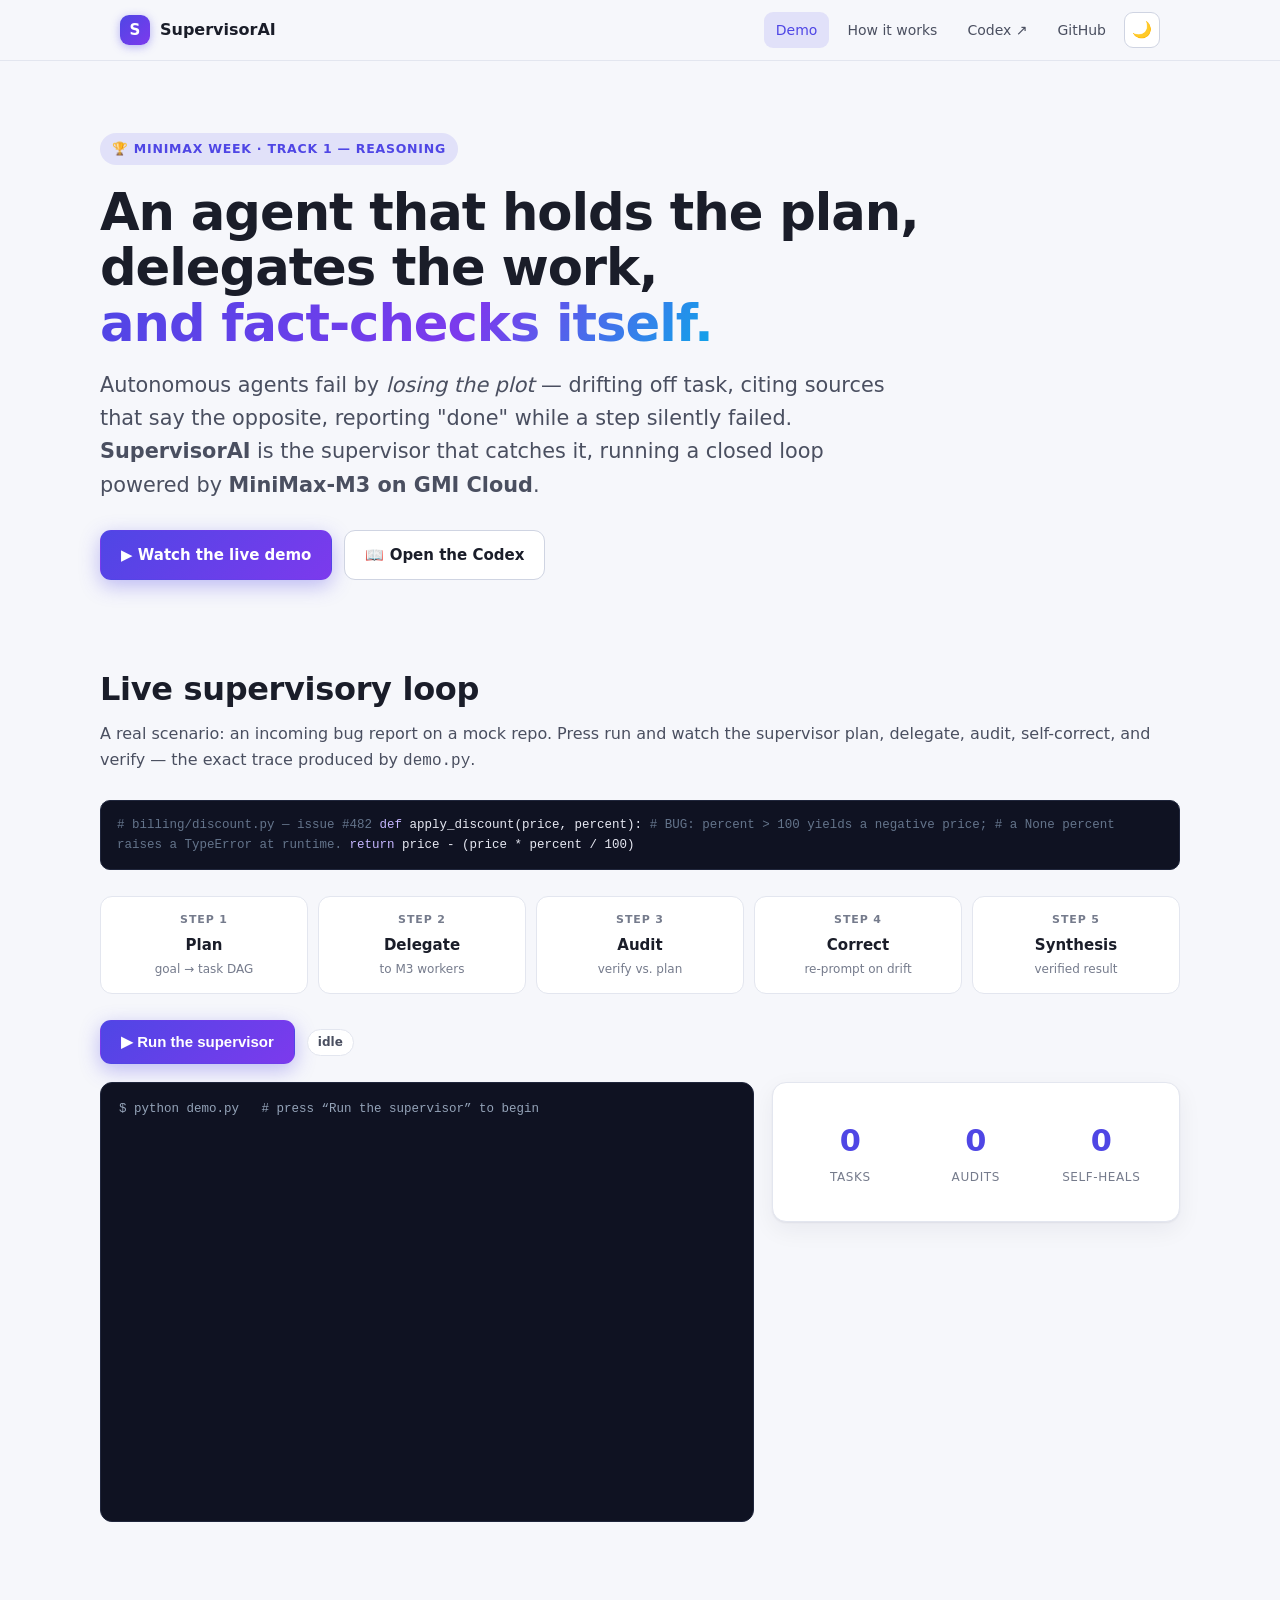
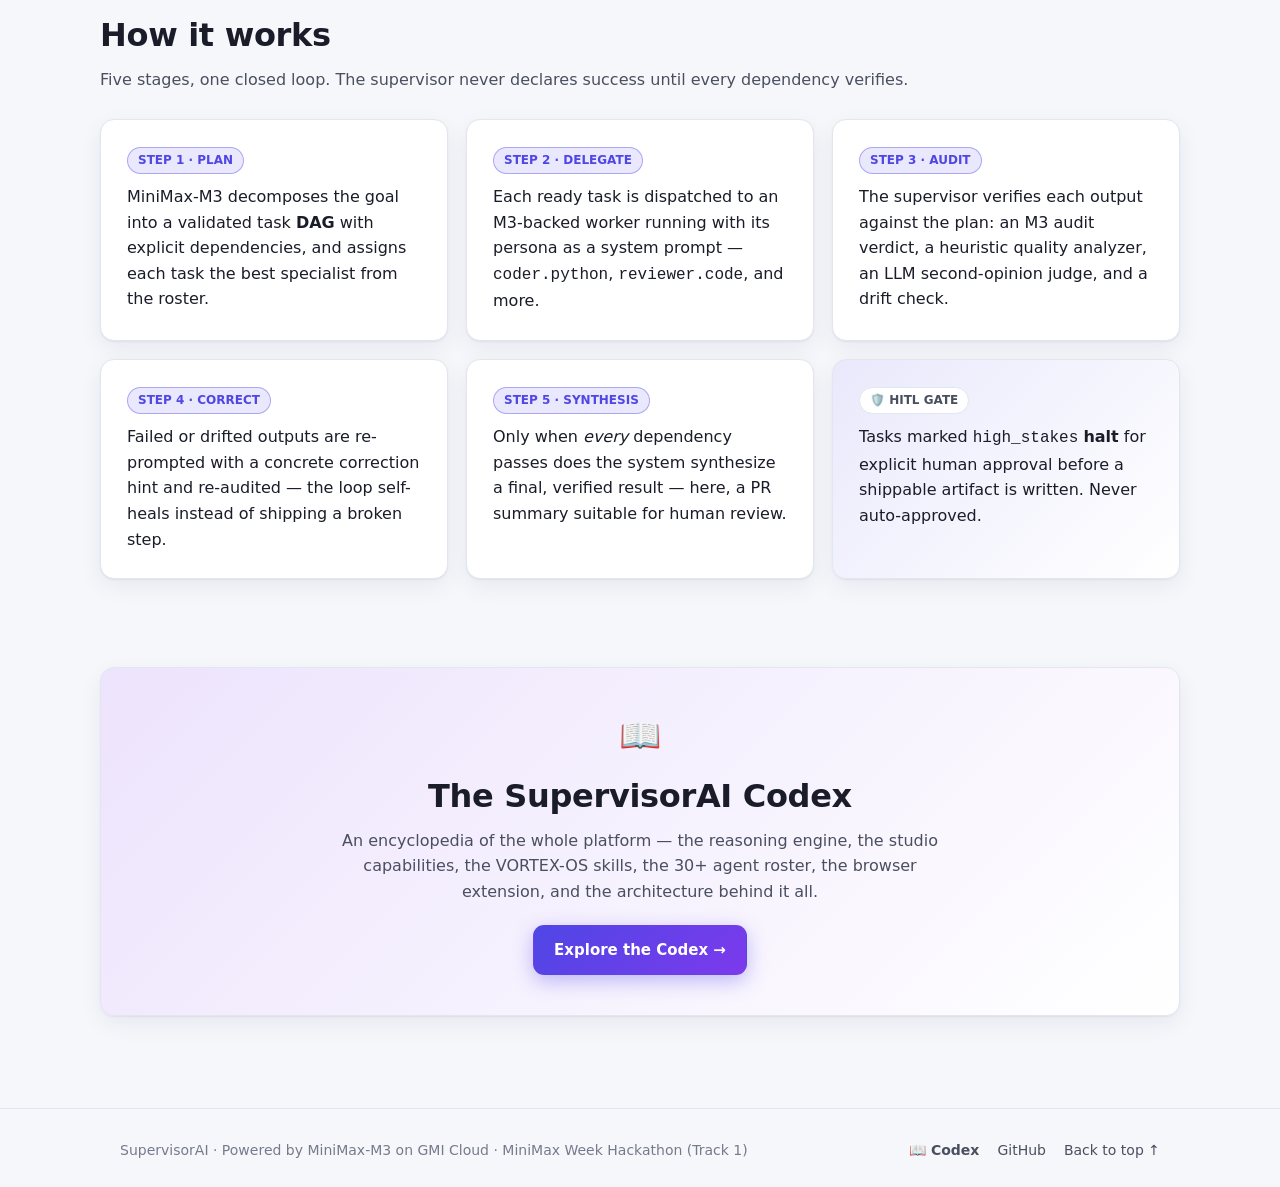
<file: docs/index.html>
<!doctype html>
<html lang="en">
<head>
  <meta charset="UTF-8" />
  <meta name="viewport" content="width=device-width, initial-scale=1.0" />
  <title>SupervisorAI — Live Demo</title>
  <meta name="description" content="Watch SupervisorAI run its Plan → Delegate → Audit → Correct → Verified Synthesis loop on a real bug report, powered by MiniMax-M3." />
  <link rel="icon" href="data:image/svg+xml,%3Csvg xmlns='http://www.w3.org/2000/svg' viewBox='0 0 100 100'%3E%3Ctext y='.9em' font-size='90'%3E%F0%9F%9B%A1%EF%B8%8F%3C/text%3E%3C/svg%3E" />
  <link rel="stylesheet" href="assets/app.css" />
  <style>
    /* Demo-specific */
    .pipeline { display: grid; grid-template-columns: repeat(5, 1fr); gap: 10px; margin: 26px 0; }
    @media (max-width: 720px) { .pipeline { grid-template-columns: 1fr 1fr; } }
    .stage {
      border: 1px solid var(--line); border-radius: 12px; padding: 14px 12px; background: var(--panel);
      text-align: center; transition: all .3s ease; position: relative;
    }
    .stage .n { font-size: 11px; font-weight: 700; color: var(--ink-faint); letter-spacing: .08em; }
    .stage .t { font-weight: 700; margin-top: 4px; font-size: 15px; }
    .stage .d { font-size: 12px; color: var(--ink-faint); margin-top: 3px; }
    .stage.active { border-color: var(--brand); box-shadow: 0 0 0 3px color-mix(in srgb, var(--brand) 18%, transparent); background: color-mix(in srgb, var(--brand) 7%, var(--panel)); }
    .stage.done { border-color: color-mix(in srgb, var(--ok) 55%, transparent); }
    .stage.done .n::after { content: " ✓"; color: var(--ok); }

    .console-wrap { display: grid; grid-template-columns: 1.6fr 1fr; gap: 18px; align-items: start; }
    @media (max-width: 900px) { .console-wrap { grid-template-columns: 1fr; } }
    #console {
      background: var(--code-bg); border: 1px solid #20263c; border-radius: 12px;
      padding: 16px 18px; height: 440px; overflow-y: auto; font-family: var(--mono);
      font-size: 12.5px; line-height: 1.7; color: var(--code-ink);
    }
    #console .ln { white-space: pre-wrap; word-break: break-word; }
    .t-tag { font-weight: 700; }
    .c-plan { color: #a5b4fc; } .c-dispatch { color: #7dd3fc; } .c-audit { color: #c4b5fd; }
    .c-pass { color: #6ee7b7; } .c-fail { color: #fca5a5; } .c-drift { color: #fcd34d; }
    .c-recover { color: #fdba74; } .c-synth { color: #f0abfc; } .c-info { color: #94a3b8; }
    .c-goal { color: #e2e8f0; }
    .cursor::after { content: "▋"; color: var(--accent); animation: blink 1s steps(1) infinite; }
    @keyframes blink { 50% { opacity: 0; } }

    .ledger { width: 100%; border-collapse: collapse; font-size: 13px; }
    .ledger th, .ledger td { text-align: left; padding: 8px 10px; border-bottom: 1px solid var(--line); }
    .ledger th { color: var(--ink-faint); font-weight: 600; font-size: 11.5px; letter-spacing: .05em; text-transform: uppercase; }
    .ledger .verdict { color: var(--ok); font-weight: 700; }
    .deliverable { font-family: var(--mono); font-size: 12.5px; color: var(--ink-soft); padding: 5px 0; }
    .deliverable::before { content: "📄 "; }
    .metric { text-align: center; padding: 16px; }
    .metric .v { font-size: 1.9rem; font-weight: 800; color: var(--brand); }
    .metric .k { font-size: 12px; color: var(--ink-faint); text-transform: uppercase; letter-spacing: .05em; margin-top: 2px; }

    .repo-box { font-family: var(--mono); font-size: 12.5px; background: var(--code-bg); color: var(--code-ink); border-radius: 10px; padding: 14px 16px; border: 1px solid #20263c; overflow-x: auto; }
    .repo-box .cmt { color: #64748b; }
    .repo-box .kw { color: #c4b5fd; }
  </style>
</head>
<body>

  <header class="topbar">
    <div class="wrap row">
      <a class="brand" href="./"><span class="logo">S</span> SupervisorAI</a>
      <nav class="navlinks">
        <a href="#demo" class="active">Demo</a>
        <a href="#how">How it works</a>
        <a href="codex/">Codex ↗</a>
        <a href="https://github.com/hungryshmorez/Supervisorai" target="_blank" rel="noopener">GitHub</a>
        <button class="theme-btn" onclick="__toggleTheme()" aria-label="Toggle theme">🌙</button>
      </nav>
    </div>
  </header>

  <main>
    <!-- Hero -->
    <section class="wrap hero">
      <span class="eyebrow">🏆 MiniMax Week · Track 1 — Reasoning</span>
      <h1>An agent that holds the plan, delegates the work,<br /><span class="gradient">and fact-checks itself.</span></h1>
      <p class="lede">
        Autonomous agents fail by <em>losing the plot</em> — drifting off task, citing sources that say the opposite,
        reporting "done" while a step silently failed. <strong>SupervisorAI</strong> is the supervisor that catches it,
        running a closed loop powered by <strong>MiniMax-M3 on GMI Cloud</strong>.
      </p>
      <div class="btn-row">
        <a href="#demo" class="btn btn-primary">▶ Watch the live demo</a>
        <a href="codex/" class="btn btn-ghost">📖 Open the Codex</a>
      </div>
    </section>

    <!-- Demo -->
    <section id="demo" class="wrap section">
      <h2>Live supervisory loop</h2>
      <p class="sub">A real scenario: an incoming bug report on a mock repo. Press run and watch the supervisor plan, delegate, audit, self-correct, and verify — the exact trace produced by <code>demo.py</code>.</p>

      <div class="repo-box" aria-label="mock repository file">
<span class="cmt"># billing/discount.py — issue #482</span>
<span class="kw">def</span> apply_discount(price, percent):
    <span class="cmt"># BUG: percent &gt; 100 yields a negative price;</span>
    <span class="cmt"># a None percent raises a TypeError at runtime.</span>
    <span class="kw">return</span> price - (price * percent / 100)
      </div>

      <div class="pipeline" id="pipeline">
        <div class="stage" data-stage="0"><div class="n">STEP 1</div><div class="t">Plan</div><div class="d">goal → task DAG</div></div>
        <div class="stage" data-stage="1"><div class="n">STEP 2</div><div class="t">Delegate</div><div class="d">to M3 workers</div></div>
        <div class="stage" data-stage="2"><div class="n">STEP 3</div><div class="t">Audit</div><div class="d">verify vs. plan</div></div>
        <div class="stage" data-stage="3"><div class="n">STEP 4</div><div class="t">Correct</div><div class="d">re-prompt on drift</div></div>
        <div class="stage" data-stage="4"><div class="n">STEP 5</div><div class="t">Synthesis</div><div class="d">verified result</div></div>
      </div>

      <div class="btn-row" style="margin-bottom:18px">
        <button id="runBtn" class="btn btn-primary">▶ Run the supervisor</button>
        <button id="resetBtn" class="btn btn-ghost" hidden>↻ Reset</button>
        <span class="tag" id="statusTag" style="align-self:center">idle</span>
      </div>

      <div class="console-wrap">
        <div id="console" aria-live="polite"><div class="ln c-info">$ python demo.py   <span class="c-info"># press “Run the supervisor” to begin</span></div></div>
        <div>
          <div class="card" style="padding:18px; margin-bottom:18px">
            <div class="grid grid-3" style="gap:6px">
              <div class="metric"><div class="v" id="mTasks">0</div><div class="k">Tasks</div></div>
              <div class="metric"><div class="v" id="mAudits">0</div><div class="k">Audits</div></div>
              <div class="metric"><div class="v" id="mFixes">0</div><div class="k">Self-heals</div></div>
            </div>
          </div>
          <div class="card" style="padding:18px" id="verdictCard" hidden>
            <div class="tag ok" style="margin-bottom:10px">✓ GOAL COMPLETED</div>
            <p style="margin:0 0 6px; font-weight:700">Verified PR summary produced.</p>
            <p class="muted" style="margin:0; font-size:13px">Every dependency passed audit. The discount function now clamps percent to 0–100 and treats a missing percent as 0, with regression tests covering percent&gt;100, percent=None, and the normal case.</p>
          </div>
        </div>
      </div>

      <!-- Audit ledger -->
      <div class="card" style="margin-top:22px" id="ledgerCard" hidden>
        <h3 style="margin:0 0 14px">Audit ledger</h3>
        <table class="ledger">
          <thead><tr><th>Status</th><th>Task</th><th>Verdict</th><th>Confidence</th></tr></thead>
          <tbody id="ledgerBody"></tbody>
        </table>
        <h3 style="margin:20px 0 10px">Deliverables written to disk</h3>
        <div id="deliverables"></div>
      </div>
    </section>

    <!-- How it works -->
    <section id="how" class="wrap section">
      <h2>How it works</h2>
      <p class="sub">Five stages, one closed loop. The supervisor never declares success until every dependency verifies.</p>
      <div class="grid grid-3">
        <div class="card">
          <div class="tag brand" style="margin-bottom:10px">STEP 1 · PLAN</div>
          <p style="margin:0">MiniMax-M3 decomposes the goal into a validated task <strong>DAG</strong> with explicit dependencies, and assigns each task the best specialist from the roster.</p>
        </div>
        <div class="card">
          <div class="tag brand" style="margin-bottom:10px">STEP 2 · DELEGATE</div>
          <p style="margin:0">Each ready task is dispatched to an M3-backed worker running with its persona as a system prompt — <code>coder.python</code>, <code>reviewer.code</code>, and more.</p>
        </div>
        <div class="card">
          <div class="tag brand" style="margin-bottom:10px">STEP 3 · AUDIT</div>
          <p style="margin:0">The supervisor verifies each output against the plan: an M3 audit verdict, a heuristic quality analyzer, an LLM second-opinion judge, and a drift check.</p>
        </div>
        <div class="card">
          <div class="tag brand" style="margin-bottom:10px">STEP 4 · CORRECT</div>
          <p style="margin:0">Failed or drifted outputs are re-prompted with a concrete correction hint and re-audited — the loop self-heals instead of shipping a broken step.</p>
        </div>
        <div class="card">
          <div class="tag brand" style="margin-bottom:10px">STEP 5 · SYNTHESIS</div>
          <p style="margin:0">Only when <em>every</em> dependency passes does the system synthesize a final, verified result — here, a PR summary suitable for human review.</p>
        </div>
        <div class="card" style="background:linear-gradient(135deg, color-mix(in srgb, var(--brand) 12%, var(--panel)), var(--panel))">
          <div class="tag" style="margin-bottom:10px">🛡️ HITL GATE</div>
          <p style="margin:0">Tasks marked <code>high_stakes</code> <strong>halt</strong> for explicit human approval before a shippable artifact is written. Never auto-approved.</p>
        </div>
      </div>
    </section>

    <!-- Codex callout -->
    <section class="wrap section">
      <div class="card" style="background:linear-gradient(135deg, color-mix(in srgb, var(--brand-2) 14%, var(--panel)), var(--panel)); text-align:center; padding:40px">
        <div class="ic" style="font-size:34px">📖</div>
        <h2 style="margin:8px 0 6px">The SupervisorAI Codex</h2>
        <p class="sub" style="margin:0 auto 20px; max-width:60ch">An encyclopedia of the whole platform — the reasoning engine, the studio capabilities, the VORTEX-OS skills, the 30+ agent roster, the browser extension, and the architecture behind it all.</p>
        <a href="codex/" class="btn btn-primary">Explore the Codex →</a>
      </div>
    </section>
  </main>

  <footer class="foot">
    <div class="wrap" style="display:flex; gap:16px; flex-wrap:wrap; align-items:center; justify-content:space-between">
      <div>SupervisorAI · Powered by MiniMax-M3 on GMI Cloud · MiniMax Week Hackathon (Track 1)</div>
      <div style="display:flex; gap:18px; flex-wrap:wrap">
        <a href="codex/"><strong>📖 Codex</strong></a>
        <a href="https://github.com/hungryshmorez/Supervisorai" target="_blank" rel="noopener">GitHub</a>
        <a href="#demo">Back to top ↑</a>
      </div>
    </div>
  </footer>

  <script src="assets/theme.js"></script>
  <script>
    // Real trace, distilled from demo.py output.
    var TRACE = [
      { s:0, cls:"c-info",     tag:"[INFO]",       msg:"Model backend: MiniMax-M3 · endpoint https://api.gmi-serving.com/v1/messages" },
      { s:0, cls:"c-info",     tag:"[INFO]",       msg:"Specialist roster (8): analyst.strategic, coder.javascript, coder.python, coder.typescript, researcher.web, reviewer.code, writer.docs, writer.narrative" },
      { s:0, cls:"c-goal",     tag:"[GOAL]",       msg:"Fix issue #482: apply_discount returns a negative price when percent > 100 and crashes when percent is None." },
      { s:0, cls:"c-plan",     tag:"[SUPERVISOR-M3]", msg:"Decomposing goal into a validated task DAG…" },
      { s:0, cls:"c-plan",     tag:"[PLAN]",       msg:"Plan holds 4 tasks: Analyze the issue → Implement the fix → Write regression tests → Summarize the pull request", stage:"plan" },

      { s:1, cls:"c-dispatch", tag:"[DISPATCH]",   msg:"researcher.web → 'Analyze the issue'  [attempt 1/3]" },
      { s:2, cls:"c-audit",    tag:"[AUDIT]",      msg:"MiniMax-M3 verifying 'Analyze the issue' against the plan…" },
      { s:2, cls:"c-pass",     tag:"[PASS]",       msg:"'Analyze the issue' verified (confidence 0.82).", task:{name:"Analyze the issue", file:"analyze_issue.md"} },

      { s:1, cls:"c-dispatch", tag:"[DISPATCH]",   msg:"coder.javascript → 'Implement the fix'  [attempt 1/3] (returns an empty stub)" },
      { s:2, cls:"c-audit",    tag:"[AUDIT]",      msg:"verdict=fail  issues=['output is empty or too short to satisfy the task']" },
      { s:3, cls:"c-drift",    tag:"[DRIFT DETECTED]", msg:"Empty/insufficient output — plan not satisfied.", drift:true },
      { s:3, cls:"c-recover",  tag:"[RECOVERY]",   msg:"Re-prompting worker: “Produce a concrete, complete deliverable for the task.”" },
      { s:1, cls:"c-dispatch", tag:"[DISPATCH]",   msg:"coder.javascript → 'Implement the fix'  [attempt 2/3] (returns a real patch)" },
      { s:2, cls:"c-pass",     tag:"[PASS]",       msg:"Correction verified (confidence 0.82).", task:{name:"Implement the fix", file:"implement_fix.md"} },

      { s:1, cls:"c-dispatch", tag:"[DISPATCH]",   msg:"coder.python → 'Write regression tests'  [attempt 1/3]" },
      { s:2, cls:"c-audit",    tag:"[AUDIT]",      msg:"MiniMax-M3 verifying 'Write regression tests' against the plan…" },
      { s:2, cls:"c-pass",     tag:"[PASS]",       msg:"'Write regression tests' verified (confidence 0.82).", task:{name:"Write regression tests", file:"write_tests.md"} },

      { s:1, cls:"c-dispatch", tag:"[DISPATCH]",   msg:"researcher.web → 'Summarize the pull request'  [attempt 1/3]" },
      { s:2, cls:"c-audit",    tag:"[AUDIT]",      msg:"MiniMax-M3 verifying 'Summarize the pull request' against the plan…" },
      { s:2, cls:"c-pass",     tag:"[PASS]",       msg:"'Summarize the pull request' verified (confidence 0.82).", task:{name:"Summarize the pull request", file:"summarize_pr.md"} },

      { s:4, cls:"c-synth",    tag:"[SUPERVISOR-M3]", msg:"All tasks passed audit. Synthesizing verified final result…" },
      { s:4, cls:"c-synth",    tag:"[SYNTHESIS]",  msg:"The discount function now clamps percent to 0–100 and treats a missing percent as 0, with regression tests covering percent>100, percent=None, and the normal case." },
      { s:4, cls:"c-pass",     tag:"[PASS]",       msg:"Goal COMPLETED — all dependencies verified.", done:true }
    ];

    var consoleEl = document.getElementById("console");
    var stages = Array.prototype.slice.call(document.querySelectorAll(".stage"));
    var runBtn = document.getElementById("runBtn");
    var resetBtn = document.getElementById("resetBtn");
    var statusTag = document.getElementById("statusTag");
    var ledgerBody = document.getElementById("ledgerBody");
    var deliverablesEl = document.getElementById("deliverables");
    var running = false, timer = null;
    var counts = { tasks:0, audits:0, fixes:0 };

    function setMetric(id, v){ document.getElementById(id).textContent = v; }
    function activate(stageIdx){
      stages.forEach(function(st){
        var i = +st.getAttribute("data-stage");
        st.classList.toggle("active", i === stageIdx);
        if (i < stageIdx || (stageIdx === 4 && i <= 4)) st.classList.add("done");
      });
    }
    function line(item){
      var div = document.createElement("div");
      div.className = "ln";
      div.innerHTML = '<span class="t-tag ' + item.cls + '">' + item.tag + '</span> ' +
                      '<span class="' + (item.cls==="c-goal"?"c-goal":"") + '">' + item.msg + '</span>';
      consoleEl.appendChild(div);
      consoleEl.scrollTop = consoleEl.scrollHeight;
    }
    function ledgerRow(task){
      var tr = document.createElement("tr");
      tr.innerHTML = "<td><span class='tag ok'>COMPLETED</span></td><td>" + task.name +
                     "</td><td class='verdict'>pass</td><td>0.82</td>";
      ledgerBody.appendChild(tr);
      var d = document.createElement("div");
      d.className = "deliverable";
      d.textContent = "deliverables/" + task.file;
      deliverablesEl.appendChild(d);
    }

    function reset(){
      clearTimeout(timer); running = false;
      consoleEl.innerHTML = '<div class="ln c-info">$ python demo.py   <span class="c-info"># press “Run the supervisor” to begin</span></div>';
      ledgerBody.innerHTML = ""; deliverablesEl.innerHTML = "";
      counts = { tasks:0, audits:0, fixes:0 };
      setMetric("mTasks",0); setMetric("mAudits",0); setMetric("mFixes",0);
      stages.forEach(function(s){ s.classList.remove("active","done"); });
      document.getElementById("ledgerCard").hidden = true;
      document.getElementById("verdictCard").hidden = true;
      resetBtn.hidden = true; runBtn.hidden = false; runBtn.disabled = false;
      statusTag.textContent = "idle"; statusTag.className = "tag";
    }

    function run(){
      if (running) return;
      running = true; runBtn.disabled = true; runBtn.hidden = true; resetBtn.hidden = false;
      consoleEl.innerHTML = '<div class="ln c-info">$ python demo.py</div>';
      statusTag.textContent = "running…"; statusTag.className = "tag brand";
      var i = 0;
      (function step(){
        if (i >= TRACE.length){
          running = false;
          statusTag.textContent = "verified ✓"; statusTag.className = "tag ok";
          document.getElementById("verdictCard").hidden = false;
          return;
        }
        var item = TRACE[i];
        activate(item.s);
        line(item);
        if (item.cls === "c-audit") setMetric("mAudits", ++counts.audits);
        if (item.drift) setMetric("mFixes", ++counts.fixes);
        if (item.task){ setMetric("mTasks", ++counts.tasks); ledgerRow(item.task); document.getElementById("ledgerCard").hidden = false; }
        i++;
        var delay = item.done ? 500 : (item.cls === "c-audit" ? 650 : 480);
        timer = setTimeout(step, delay);
      })();
    }

    runBtn.addEventListener("click", run);
    resetBtn.addEventListener("click", reset);
  </script>
</body>
</html>
</file>
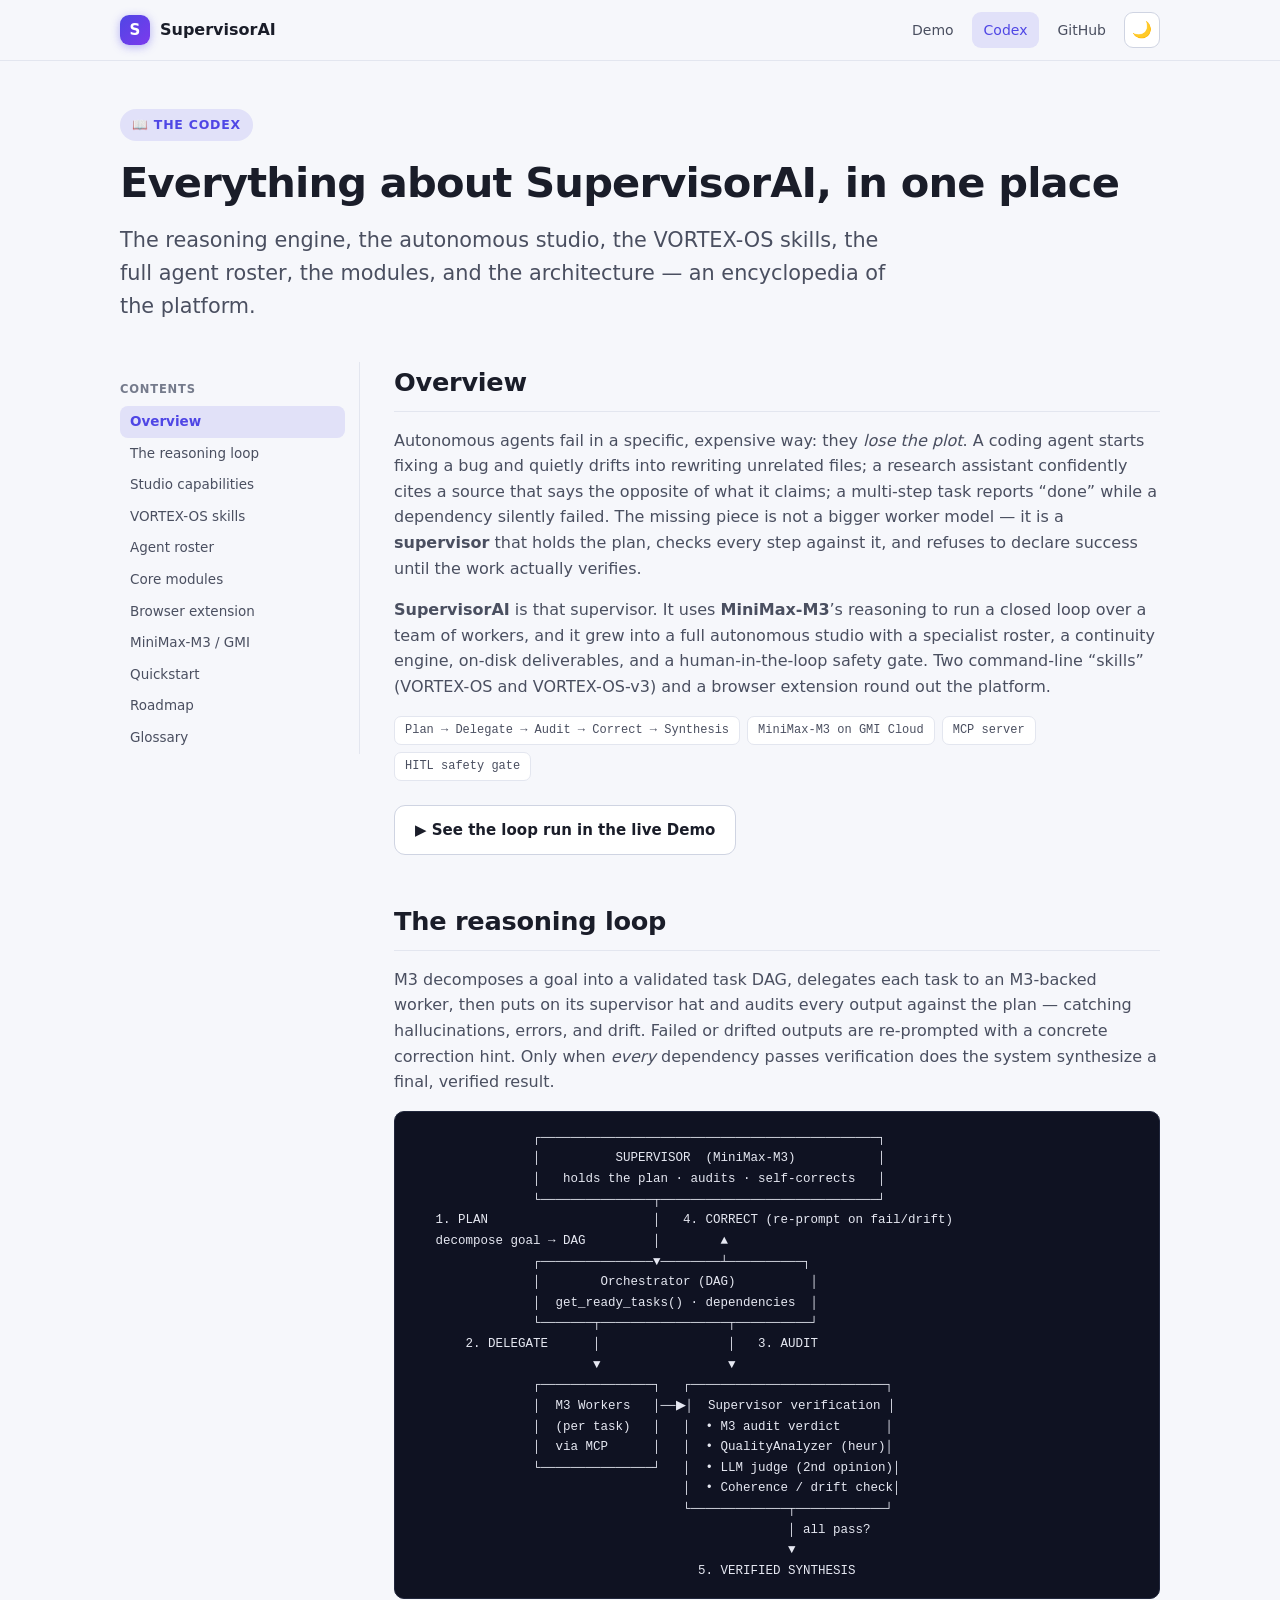
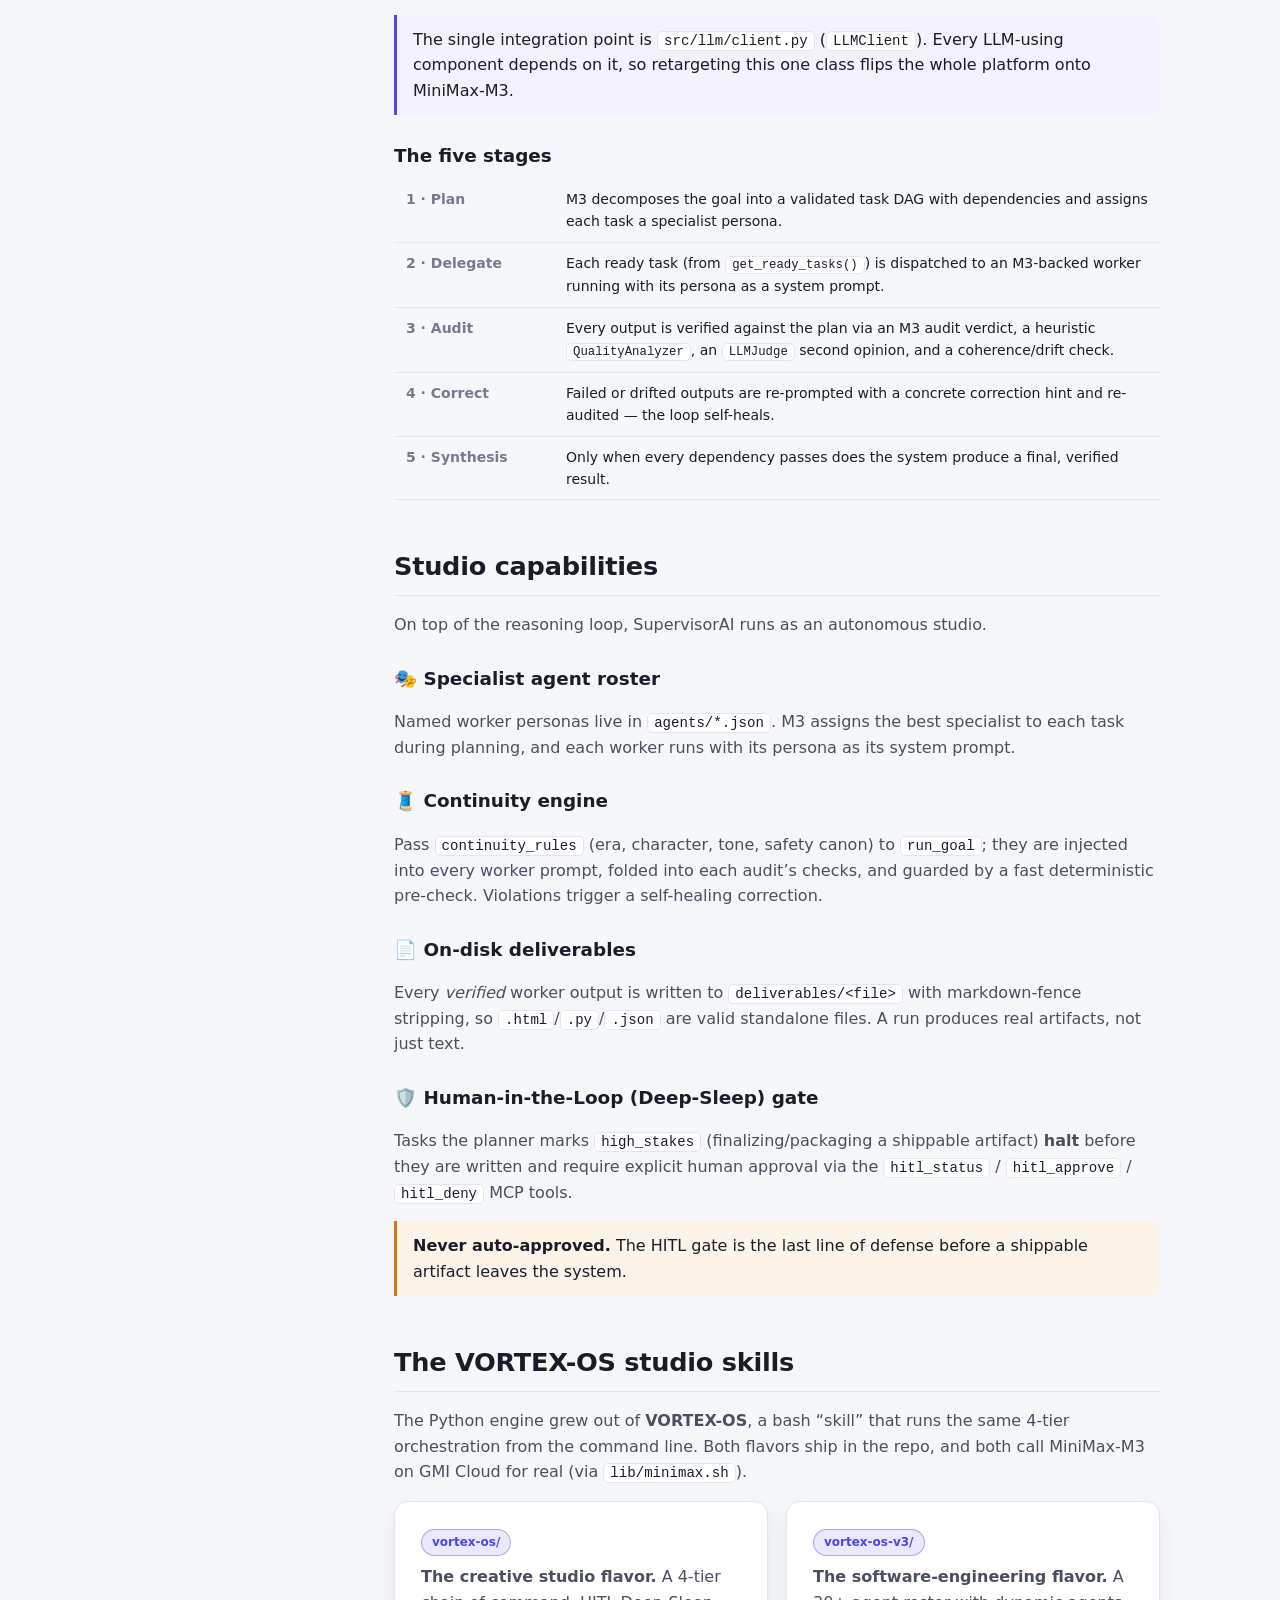
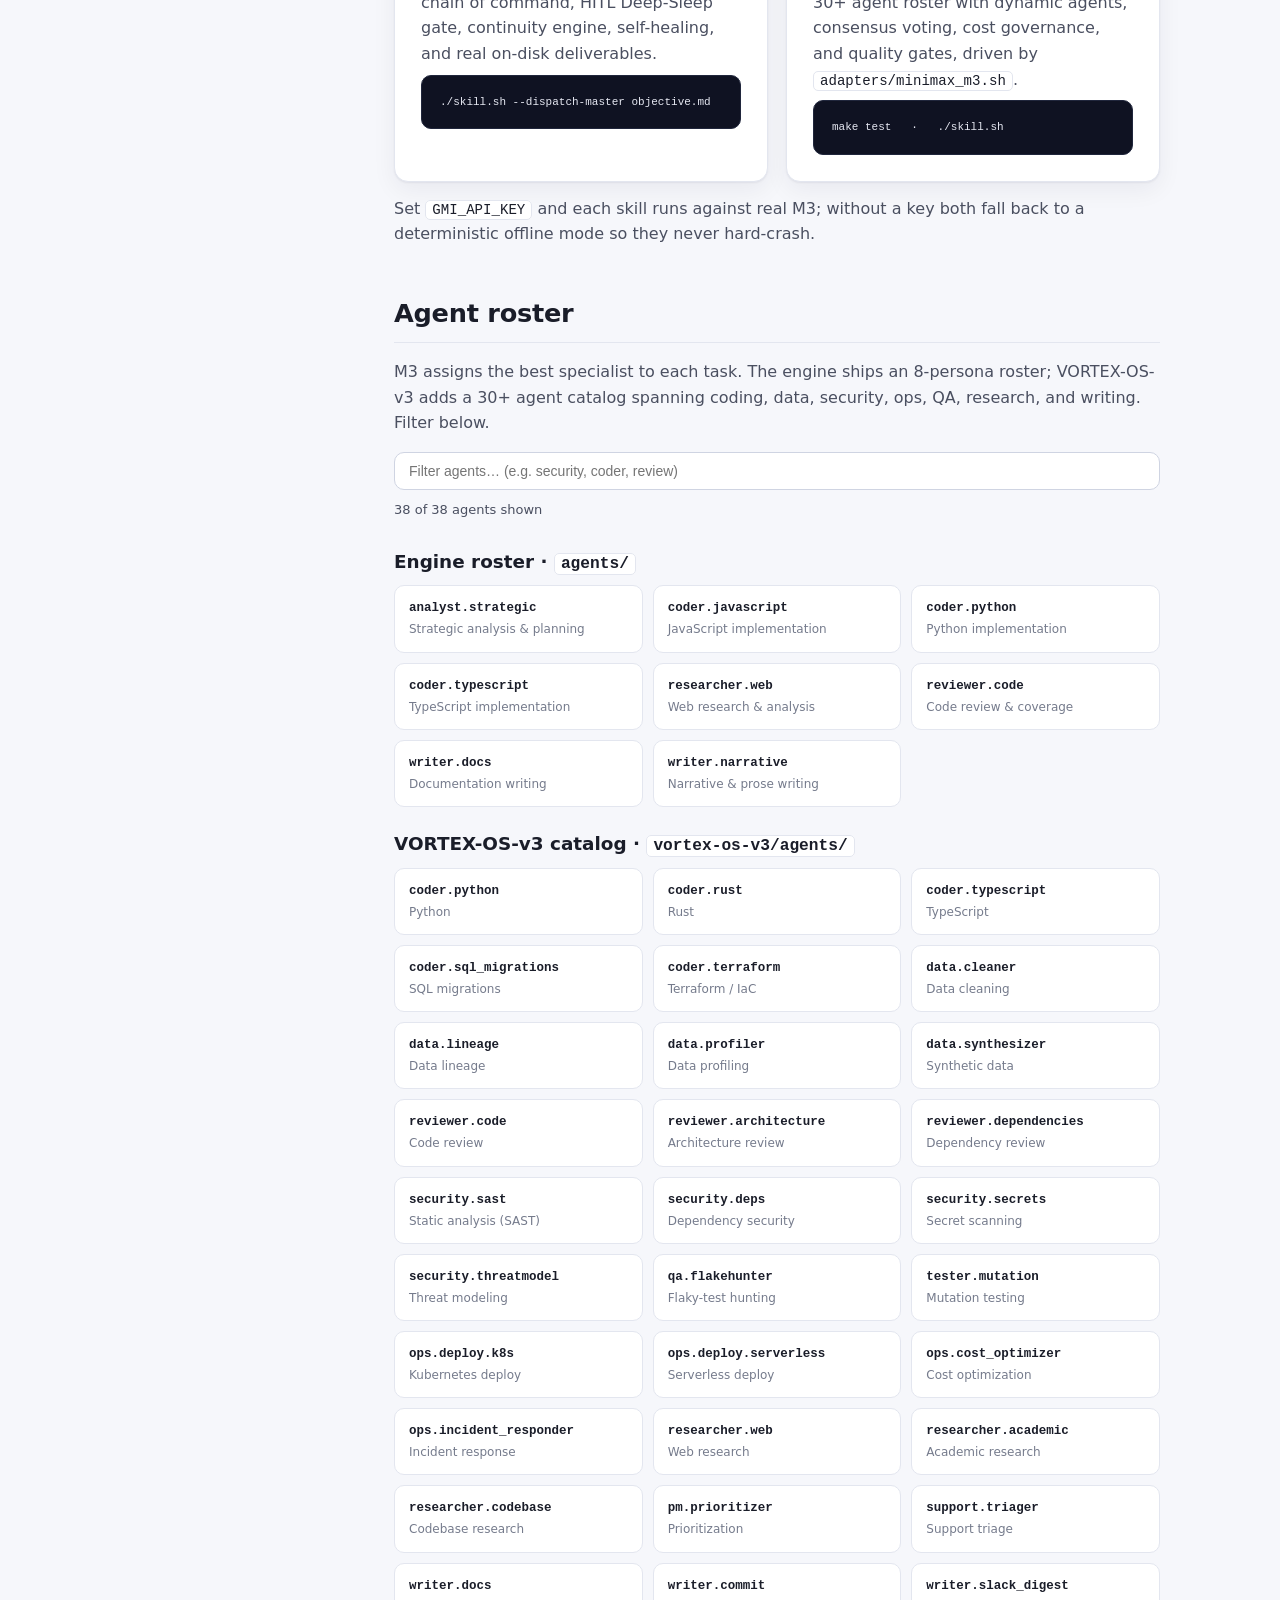
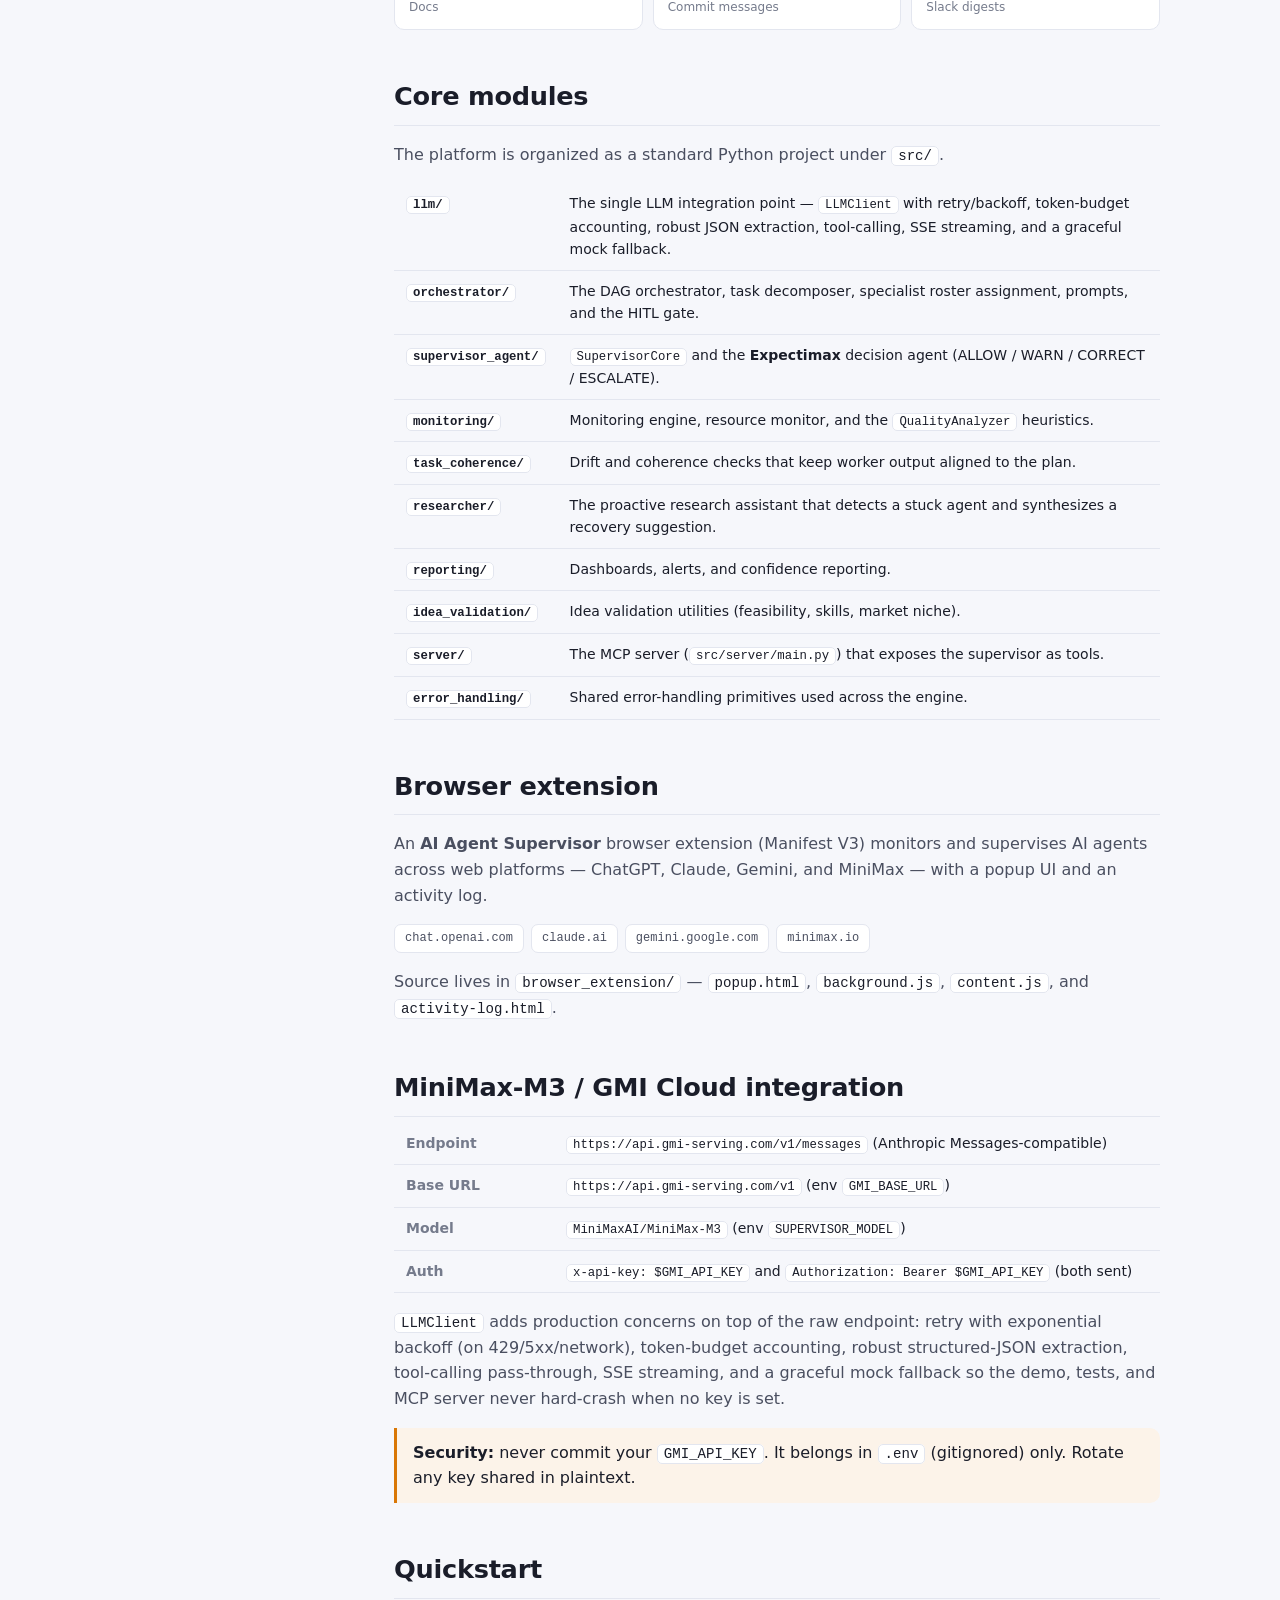
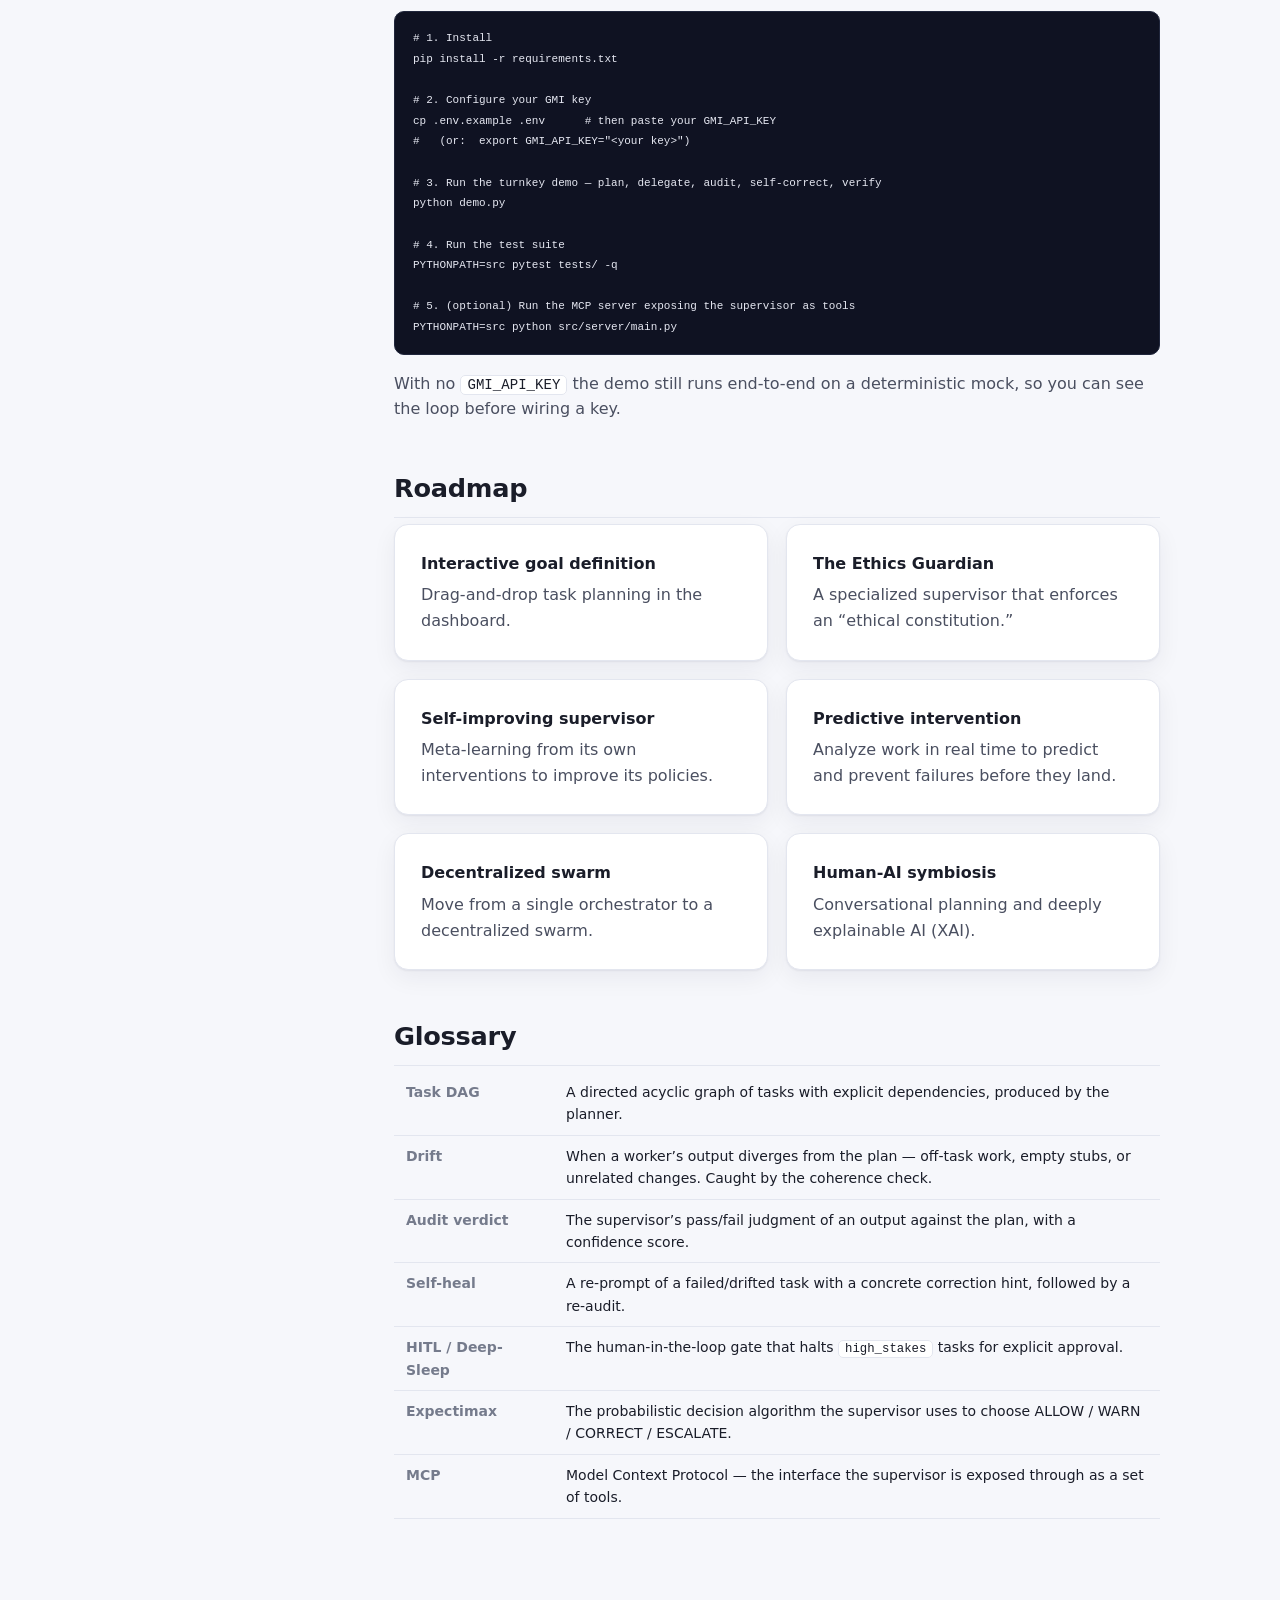
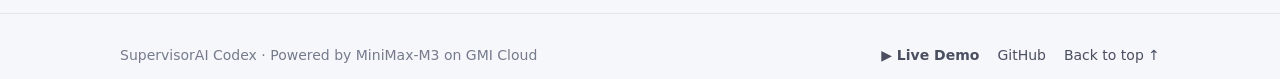
<file: docs/codex/index.html>
<!doctype html>
<html lang="en">
<head>
  <meta charset="UTF-8" />
  <meta name="viewport" content="width=device-width, initial-scale=1.0" />
  <title>SupervisorAI Codex</title>
  <meta name="description" content="The SupervisorAI Codex — an encyclopedia of the reasoning engine, studio capabilities, VORTEX-OS skills, the agent roster, modules, and architecture." />
  <link rel="icon" href="data:image/svg+xml,%3Csvg xmlns='http://www.w3.org/2000/svg' viewBox='0 0 100 100'%3E%3Ctext y='.9em' font-size='90'%3E%F0%9F%93%96%3C/text%3E%3C/svg%3E" />
  <link rel="stylesheet" href="../assets/app.css" />
  <style>
    .layout { display: grid; grid-template-columns: 240px 1fr; gap: 34px; align-items: start; padding-top: 30px; }
    @media (max-width: 900px) { .layout { grid-template-columns: 1fr; } .toc { position: static !important; max-height: none !important; } }
    .toc { position: sticky; top: 76px; max-height: calc(100vh - 96px); overflow-y: auto; border-right: 1px solid var(--line); padding-right: 14px; }
    .toc h4 { font-size: 11.5px; text-transform: uppercase; letter-spacing: .07em; color: var(--ink-faint); margin: 18px 0 8px; }
    .toc a { display: block; color: var(--ink-soft); padding: 5px 10px; border-radius: 8px; font-size: 13.5px; }
    .toc a:hover { background: var(--bg-elev); color: var(--ink); text-decoration: none; }
    .toc a.active { color: var(--brand); background: color-mix(in srgb, var(--brand) 12%, transparent); font-weight: 600; }

    .doc section { scroll-margin-top: 76px; margin-bottom: 46px; }
    .doc h2 { font-size: 1.6rem; letter-spacing: -.01em; margin: 0 0 6px; padding-bottom: 8px; border-bottom: 1px solid var(--line); }
    .doc h3 { font-size: 1.15rem; margin: 26px 0 8px; }
    .doc p, .doc li { color: var(--ink-soft); }
    .doc code { background: var(--bg-elev); border: 1px solid var(--line); border-radius: 5px; padding: 1px 6px; font-size: .88em; color: var(--ink); }
    .doc pre { background: var(--code-bg); color: var(--code-ink); border: 1px solid #20263c; border-radius: 10px; padding: 16px 18px; overflow-x: auto; font-size: 12.5px; line-height: 1.65; }
    .doc pre code { background: none; border: none; padding: 0; color: inherit; }
    .kv { width: 100%; border-collapse: collapse; font-size: 14px; }
    .kv td, .kv th { text-align: left; padding: 9px 12px; border-bottom: 1px solid var(--line); vertical-align: top; }
    .kv th { color: var(--ink-faint); font-weight: 600; width: 160px; }
    .kv td code { white-space: nowrap; }
    .chips { display: flex; flex-wrap: wrap; gap: 7px; margin: 10px 0; }
    .chip { font-family: var(--mono); font-size: 12px; padding: 4px 10px; border-radius: 7px; background: var(--bg-elev); border: 1px solid var(--line); color: var(--ink-soft); }
    .callout { border-left: 3px solid var(--brand); background: color-mix(in srgb, var(--brand) 7%, var(--panel)); padding: 12px 16px; border-radius: 0 10px 10px 0; margin: 16px 0; }
    .callout.warn { border-color: var(--warn); background: color-mix(in srgb, var(--warn) 9%, var(--panel)); }
    .roster { display: grid; grid-template-columns: repeat(auto-fill, minmax(200px, 1fr)); gap: 10px; }
    .agent { border: 1px solid var(--line); border-radius: 10px; padding: 12px 14px; background: var(--panel); }
    .agent .id { font-family: var(--mono); font-size: 12.5px; font-weight: 700; color: var(--ink); }
    .agent .role { font-size: 12px; color: var(--ink-faint); margin-top: 2px; }
    .searchbox { width: 100%; padding: 10px 14px; border-radius: 10px; border: 1px solid var(--line-strong); background: var(--bg-elev); color: var(--ink); font-size: 14px; margin-bottom: 4px; }
    .searchbox:focus { outline: none; border-color: var(--brand); }
  </style>
</head>
<body>

  <header class="topbar">
    <div class="wrap row">
      <a class="brand" href="../"><span class="logo">S</span> SupervisorAI</a>
      <nav class="navlinks">
        <a href="../">Demo</a>
        <a href="./" class="active">Codex</a>
        <a href="https://github.com/hungryshmorez/Supervisorai" target="_blank" rel="noopener">GitHub</a>
        <button class="theme-btn" onclick="__toggleTheme()" aria-label="Toggle theme">🌙</button>
      </nav>
    </div>
  </header>

  <div class="wrap">
    <div class="hero" style="padding:48px 0 8px">
      <span class="eyebrow">📖 The Codex</span>
      <h1 style="font-size:clamp(1.8rem,4vw,2.6rem)">Everything about SupervisorAI, in one place</h1>
      <p class="lede" style="margin-bottom:0">The reasoning engine, the autonomous studio, the VORTEX-OS skills, the full agent roster, the modules, and the architecture — an encyclopedia of the platform.</p>
    </div>
  </div>

  <div class="wrap">
    <div class="layout">
      <!-- TOC -->
      <aside class="toc" id="toc">
        <h4>Contents</h4>
        <a href="#overview">Overview</a>
        <a href="#loop">The reasoning loop</a>
        <a href="#studio">Studio capabilities</a>
        <a href="#vortex">VORTEX-OS skills</a>
        <a href="#roster">Agent roster</a>
        <a href="#modules">Core modules</a>
        <a href="#extension">Browser extension</a>
        <a href="#integration">MiniMax-M3 / GMI</a>
        <a href="#quickstart">Quickstart</a>
        <a href="#roadmap">Roadmap</a>
        <a href="#glossary">Glossary</a>
      </aside>

      <!-- Content -->
      <main class="doc">
        <section id="overview">
          <h2>Overview</h2>
          <p>Autonomous agents fail in a specific, expensive way: they <em>lose the plot</em>. A coding agent starts fixing a bug and quietly drifts into rewriting unrelated files; a research assistant confidently cites a source that says the opposite of what it claims; a multi-step task reports “done” while a dependency silently failed. The missing piece is not a bigger worker model — it is a <strong>supervisor</strong> that holds the plan, checks every step against it, and refuses to declare success until the work actually verifies.</p>
          <p><strong>SupervisorAI</strong> is that supervisor. It uses <strong>MiniMax-M3</strong>’s reasoning to run a closed loop over a team of workers, and it grew into a full autonomous studio with a specialist roster, a continuity engine, on-disk deliverables, and a human-in-the-loop safety gate. Two command-line “skills” (VORTEX-OS and VORTEX-OS-v3) and a browser extension round out the platform.</p>
          <div class="chips">
            <span class="chip">Plan → Delegate → Audit → Correct → Synthesis</span>
            <span class="chip">MiniMax-M3 on GMI Cloud</span>
            <span class="chip">MCP server</span>
            <span class="chip">HITL safety gate</span>
          </div>
          <p><a href="../" class="btn btn-ghost" style="margin-top:8px">▶ See the loop run in the live Demo</a></p>
        </section>

        <section id="loop">
          <h2>The reasoning loop</h2>
          <p>M3 decomposes a goal into a validated task DAG, delegates each task to an M3-backed worker, then puts on its supervisor hat and audits every output against the plan — catching hallucinations, errors, and drift. Failed or drifted outputs are re-prompted with a concrete correction hint. Only when <em>every</em> dependency passes verification does the system synthesize a final, verified result.</p>
          <pre>                ┌─────────────────────────────────────────────┐
                │          SUPERVISOR  (MiniMax-M3)           │
                │   holds the plan · audits · self-corrects   │
                └───────────────┬─────────────────────────────┘
   1. PLAN                      │   4. CORRECT (re-prompt on fail/drift)
   decompose goal → DAG         │        ▲
                ┌───────────────▼────────┴──────────┐
                │        Orchestrator (DAG)          │
                │  get_ready_tasks() · dependencies  │
                └───────┬─────────────────┬──────────┘
       2. DELEGATE      │                 │   3. AUDIT
                        ▼                 ▼
                ┌───────────────┐   ┌──────────────────────────┐
                │  M3 Workers   │──▶│  Supervisor verification │
                │  (per task)   │   │  • M3 audit verdict      │
                │  via MCP      │   │  • QualityAnalyzer (heur)│
                └───────────────┘   │  • LLM judge (2nd opinion)│
                                    │  • Coherence / drift check│
                                    └─────────────┬────────────┘
                                                  │ all pass?
                                                  ▼
                                      5. VERIFIED SYNTHESIS</pre>
          <div class="callout">The single integration point is <code>src/llm/client.py</code> (<code>LLMClient</code>). Every LLM-using component depends on it, so retargeting this one class flips the whole platform onto MiniMax-M3.</div>
          <h3>The five stages</h3>
          <table class="kv">
            <tr><th>1 · Plan</th><td>M3 decomposes the goal into a validated task DAG with dependencies and assigns each task a specialist persona.</td></tr>
            <tr><th>2 · Delegate</th><td>Each ready task (from <code>get_ready_tasks()</code>) is dispatched to an M3-backed worker running with its persona as a system prompt.</td></tr>
            <tr><th>3 · Audit</th><td>Every output is verified against the plan via an M3 audit verdict, a heuristic <code>QualityAnalyzer</code>, an <code>LLMJudge</code> second opinion, and a coherence/drift check.</td></tr>
            <tr><th>4 · Correct</th><td>Failed or drifted outputs are re-prompted with a concrete correction hint and re-audited — the loop self-heals.</td></tr>
            <tr><th>5 · Synthesis</th><td>Only when every dependency passes does the system produce a final, verified result.</td></tr>
          </table>
        </section>

        <section id="studio">
          <h2>Studio capabilities</h2>
          <p>On top of the reasoning loop, SupervisorAI runs as an autonomous studio.</p>
          <h3>🎭 Specialist agent roster</h3>
          <p>Named worker personas live in <code>agents/*.json</code>. M3 assigns the best specialist to each task during planning, and each worker runs with its persona as its system prompt.</p>
          <h3>🧵 Continuity engine</h3>
          <p>Pass <code>continuity_rules</code> (era, character, tone, safety canon) to <code>run_goal</code>; they are injected into every worker prompt, folded into each audit’s checks, and guarded by a fast deterministic pre-check. Violations trigger a self-healing correction.</p>
          <h3>📄 On-disk deliverables</h3>
          <p>Every <em>verified</em> worker output is written to <code>deliverables/&lt;file&gt;</code> with markdown-fence stripping, so <code>.html</code>/<code>.py</code>/<code>.json</code> are valid standalone files. A run produces real artifacts, not just text.</p>
          <h3>🛡️ Human-in-the-Loop (Deep-Sleep) gate</h3>
          <p>Tasks the planner marks <code>high_stakes</code> (finalizing/packaging a shippable artifact) <strong>halt</strong> before they are written and require explicit human approval via the <code>hitl_status</code> / <code>hitl_approve</code> / <code>hitl_deny</code> MCP tools.</p>
          <div class="callout warn"><strong>Never auto-approved.</strong> The HITL gate is the last line of defense before a shippable artifact leaves the system.</div>
        </section>

        <section id="vortex">
          <h2>The VORTEX-OS studio skills</h2>
          <p>The Python engine grew out of <strong>VORTEX-OS</strong>, a bash “skill” that runs the same 4-tier orchestration from the command line. Both flavors ship in the repo, and both call MiniMax-M3 on GMI Cloud for real (via <code>lib/minimax.sh</code>).</p>
          <div class="grid grid-2">
            <div class="card">
              <div class="tag brand" style="margin-bottom:8px">vortex-os/</div>
              <p style="margin:0 0 8px"><strong>The creative studio flavor.</strong> A 4-tier chain of command, HITL Deep-Sleep gate, continuity engine, self-healing, and real on-disk deliverables.</p>
              <pre style="margin:0"><code>./skill.sh --dispatch-master objective.md</code></pre>
            </div>
            <div class="card">
              <div class="tag brand" style="margin-bottom:8px">vortex-os-v3/</div>
              <p style="margin:0 0 8px"><strong>The software-engineering flavor.</strong> A 30+ agent roster with dynamic agents, consensus voting, cost governance, and quality gates, driven by <code>adapters/minimax_m3.sh</code>.</p>
              <pre style="margin:0"><code>make test   ·   ./skill.sh</code></pre>
            </div>
          </div>
          <p style="margin-top:14px">Set <code>GMI_API_KEY</code> and each skill runs against real M3; without a key both fall back to a deterministic offline mode so they never hard-crash.</p>
        </section>

        <section id="roster">
          <h2>Agent roster</h2>
          <p>M3 assigns the best specialist to each task. The engine ships an 8-persona roster; VORTEX-OS-v3 adds a 30+ agent catalog spanning coding, data, security, ops, QA, research, and writing. Filter below.</p>
          <input class="searchbox" id="agentSearch" type="search" placeholder="Filter agents… (e.g. security, coder, review)" aria-label="Filter agents" />
          <p class="muted" id="agentCount" style="font-size:13px; margin:6px 0 12px"></p>
          <h3>Engine roster · <code>agents/</code></h3>
          <div class="roster" id="rosterEngine"></div>
          <h3 style="margin-top:22px">VORTEX-OS-v3 catalog · <code>vortex-os-v3/agents/</code></h3>
          <div class="roster" id="rosterV3"></div>
        </section>

        <section id="modules">
          <h2>Core modules</h2>
          <p>The platform is organized as a standard Python project under <code>src/</code>.</p>
          <table class="kv">
            <tr><th><code>llm/</code></th><td>The single LLM integration point — <code>LLMClient</code> with retry/backoff, token-budget accounting, robust JSON extraction, tool-calling, SSE streaming, and a graceful mock fallback.</td></tr>
            <tr><th><code>orchestrator/</code></th><td>The DAG orchestrator, task decomposer, specialist roster assignment, prompts, and the HITL gate.</td></tr>
            <tr><th><code>supervisor_agent/</code></th><td><code>SupervisorCore</code> and the <strong>Expectimax</strong> decision agent (ALLOW / WARN / CORRECT / ESCALATE).</td></tr>
            <tr><th><code>monitoring/</code></th><td>Monitoring engine, resource monitor, and the <code>QualityAnalyzer</code> heuristics.</td></tr>
            <tr><th><code>task_coherence/</code></th><td>Drift and coherence checks that keep worker output aligned to the plan.</td></tr>
            <tr><th><code>researcher/</code></th><td>The proactive research assistant that detects a stuck agent and synthesizes a recovery suggestion.</td></tr>
            <tr><th><code>reporting/</code></th><td>Dashboards, alerts, and confidence reporting.</td></tr>
            <tr><th><code>idea_validation/</code></th><td>Idea validation utilities (feasibility, skills, market niche).</td></tr>
            <tr><th><code>server/</code></th><td>The MCP server (<code>src/server/main.py</code>) that exposes the supervisor as tools.</td></tr>
            <tr><th><code>error_handling/</code></th><td>Shared error-handling primitives used across the engine.</td></tr>
          </table>
        </section>

        <section id="extension">
          <h2>Browser extension</h2>
          <p>An <strong>AI Agent Supervisor</strong> browser extension (Manifest V3) monitors and supervises AI agents across web platforms — ChatGPT, Claude, Gemini, and MiniMax — with a popup UI and an activity log.</p>
          <div class="chips">
            <span class="chip">chat.openai.com</span>
            <span class="chip">claude.ai</span>
            <span class="chip">gemini.google.com</span>
            <span class="chip">minimax.io</span>
          </div>
          <p>Source lives in <code>browser_extension/</code> — <code>popup.html</code>, <code>background.js</code>, <code>content.js</code>, and <code>activity-log.html</code>.</p>
        </section>

        <section id="integration">
          <h2>MiniMax-M3 / GMI Cloud integration</h2>
          <table class="kv">
            <tr><th>Endpoint</th><td><code>https://api.gmi-serving.com/v1/messages</code> (Anthropic Messages-compatible)</td></tr>
            <tr><th>Base URL</th><td><code>https://api.gmi-serving.com/v1</code> (env <code>GMI_BASE_URL</code>)</td></tr>
            <tr><th>Model</th><td><code>MiniMaxAI/MiniMax-M3</code> (env <code>SUPERVISOR_MODEL</code>)</td></tr>
            <tr><th>Auth</th><td><code>x-api-key: $GMI_API_KEY</code> and <code>Authorization: Bearer $GMI_API_KEY</code> (both sent)</td></tr>
          </table>
          <p><code>LLMClient</code> adds production concerns on top of the raw endpoint: retry with exponential backoff (on 429/5xx/network), token-budget accounting, robust structured-JSON extraction, tool-calling pass-through, SSE streaming, and a graceful mock fallback so the demo, tests, and MCP server never hard-crash when no key is set.</p>
          <div class="callout warn"><strong>Security:</strong> never commit your <code>GMI_API_KEY</code>. It belongs in <code>.env</code> (gitignored) only. Rotate any key shared in plaintext.</div>
        </section>

        <section id="quickstart">
          <h2>Quickstart</h2>
          <pre><code># 1. Install
pip install -r requirements.txt

# 2. Configure your GMI key
cp .env.example .env      # then paste your GMI_API_KEY
#   (or:  export GMI_API_KEY="&lt;your key&gt;")

# 3. Run the turnkey demo — plan, delegate, audit, self-correct, verify
python demo.py

# 4. Run the test suite
PYTHONPATH=src pytest tests/ -q

# 5. (optional) Run the MCP server exposing the supervisor as tools
PYTHONPATH=src python src/server/main.py</code></pre>
          <p>With no <code>GMI_API_KEY</code> the demo still runs end-to-end on a deterministic mock, so you can see the loop before wiring a key.</p>
        </section>

        <section id="roadmap">
          <h2>Roadmap</h2>
          <div class="grid grid-2">
            <div class="card"><strong>Interactive goal definition</strong><p style="margin:6px 0 0">Drag-and-drop task planning in the dashboard.</p></div>
            <div class="card"><strong>The Ethics Guardian</strong><p style="margin:6px 0 0">A specialized supervisor that enforces an “ethical constitution.”</p></div>
            <div class="card"><strong>Self-improving supervisor</strong><p style="margin:6px 0 0">Meta-learning from its own interventions to improve its policies.</p></div>
            <div class="card"><strong>Predictive intervention</strong><p style="margin:6px 0 0">Analyze work in real time to predict and prevent failures before they land.</p></div>
            <div class="card"><strong>Decentralized swarm</strong><p style="margin:6px 0 0">Move from a single orchestrator to a decentralized swarm.</p></div>
            <div class="card"><strong>Human-AI symbiosis</strong><p style="margin:6px 0 0">Conversational planning and deeply explainable AI (XAI).</p></div>
          </div>
        </section>

        <section id="glossary">
          <h2>Glossary</h2>
          <table class="kv">
            <tr><th>Task DAG</th><td>A directed acyclic graph of tasks with explicit dependencies, produced by the planner.</td></tr>
            <tr><th>Drift</th><td>When a worker’s output diverges from the plan — off-task work, empty stubs, or unrelated changes. Caught by the coherence check.</td></tr>
            <tr><th>Audit verdict</th><td>The supervisor’s pass/fail judgment of an output against the plan, with a confidence score.</td></tr>
            <tr><th>Self-heal</th><td>A re-prompt of a failed/drifted task with a concrete correction hint, followed by a re-audit.</td></tr>
            <tr><th>HITL / Deep-Sleep</th><td>The human-in-the-loop gate that halts <code>high_stakes</code> tasks for explicit approval.</td></tr>
            <tr><th>Expectimax</th><td>The probabilistic decision algorithm the supervisor uses to choose ALLOW / WARN / CORRECT / ESCALATE.</td></tr>
            <tr><th>MCP</th><td>Model Context Protocol — the interface the supervisor is exposed through as a set of tools.</td></tr>
          </table>
        </section>
      </main>
    </div>
  </div>

  <footer class="foot">
    <div class="wrap" style="display:flex; gap:16px; flex-wrap:wrap; align-items:center; justify-content:space-between">
      <div>SupervisorAI Codex · Powered by MiniMax-M3 on GMI Cloud</div>
      <div style="display:flex; gap:18px; flex-wrap:wrap">
        <a href="../"><strong>▶ Live Demo</strong></a>
        <a href="https://github.com/hungryshmorez/Supervisorai" target="_blank" rel="noopener">GitHub</a>
        <a href="#overview">Back to top ↑</a>
      </div>
    </div>
  </footer>

  <script src="../assets/theme.js"></script>
  <script>
    var ENGINE = [
      ["analyst.strategic","Strategic analysis & planning"],
      ["coder.javascript","JavaScript implementation"],
      ["coder.python","Python implementation"],
      ["coder.typescript","TypeScript implementation"],
      ["researcher.web","Web research & analysis"],
      ["reviewer.code","Code review & coverage"],
      ["writer.docs","Documentation writing"],
      ["writer.narrative","Narrative & prose writing"]
    ];
    var V3 = [
      ["coder.python","Python"],["coder.rust","Rust"],["coder.typescript","TypeScript"],
      ["coder.sql_migrations","SQL migrations"],["coder.terraform","Terraform / IaC"],
      ["data.cleaner","Data cleaning"],["data.lineage","Data lineage"],["data.profiler","Data profiling"],
      ["data.synthesizer","Synthetic data"],["reviewer.code","Code review"],["reviewer.architecture","Architecture review"],
      ["reviewer.dependencies","Dependency review"],["security.sast","Static analysis (SAST)"],
      ["security.deps","Dependency security"],["security.secrets","Secret scanning"],["security.threatmodel","Threat modeling"],
      ["qa.flakehunter","Flaky-test hunting"],["tester.mutation","Mutation testing"],
      ["ops.deploy.k8s","Kubernetes deploy"],["ops.deploy.serverless","Serverless deploy"],
      ["ops.cost_optimizer","Cost optimization"],["ops.incident_responder","Incident response"],
      ["researcher.web","Web research"],["researcher.academic","Academic research"],["researcher.codebase","Codebase research"],
      ["pm.prioritizer","Prioritization"],["support.triager","Support triage"],
      ["writer.docs","Docs"],["writer.commit","Commit messages"],["writer.slack_digest","Slack digests"]
    ];
    function render(list, el){
      el.innerHTML = "";
      list.forEach(function(a){
        var d = document.createElement("div");
        d.className = "agent";
        d.innerHTML = "<div class='id'>" + a[0] + "</div><div class='role'>" + a[1] + "</div>";
        d.dataset.text = (a[0] + " " + a[1]).toLowerCase();
        el.appendChild(d);
      });
    }
    render(ENGINE, document.getElementById("rosterEngine"));
    render(V3, document.getElementById("rosterV3"));
    var totalAgents = ENGINE.length + V3.length;
    var countEl = document.getElementById("agentCount");
    function updateCount(shown){ countEl.textContent = shown + " of " + totalAgents + " agents shown"; }
    updateCount(totalAgents);
    document.getElementById("agentSearch").addEventListener("input", function(e){
      var q = e.target.value.trim().toLowerCase();
      var shown = 0;
      document.querySelectorAll(".agent").forEach(function(a){
        var match = !q || a.dataset.text.indexOf(q) !== -1;
        a.hidden = !match; if (match) shown++;
      });
      updateCount(shown);
    });

    // Scrollspy for the TOC
    var links = Array.prototype.slice.call(document.querySelectorAll(".toc a"));
    var sections = links.map(function(l){ return document.querySelector(l.getAttribute("href")); });
    function onScroll(){
      var y = window.scrollY + 100, idx = 0;
      sections.forEach(function(s, i){ if (s && s.offsetTop <= y) idx = i; });
      links.forEach(function(l, i){ l.classList.toggle("active", i === idx); });
    }
    window.addEventListener("scroll", onScroll, { passive:true });
    onScroll();
  </script>
</body>
</html>
</file>
<file: docs/assets/app.css>
/* SupervisorAI sites — shared styles (Demo + Kodex) */
:root {
  --bg: #f6f7fb;
  --bg-soft: #ffffff;
  --bg-elev: #ffffff;
  --panel: #ffffff;
  --ink: #1a1d29;
  --ink-soft: #4a4f60;
  --ink-faint: #757b8c;
  --line: #e3e6ef;
  --line-strong: #cfd4e2;
  --brand: #4f46e5;
  --brand-2: #7c3aed;
  --accent: #0ea5e9;
  --ok: #16a34a;
  --warn: #d97706;
  --fail: #dc2626;
  --code-bg: #0f1222;
  --code-ink: #e6e8f2;
  --shadow: 0 1px 2px rgba(20, 24, 48, .06), 0 8px 24px rgba(20, 24, 48, .06);
  --radius: 14px;
  --mono: ui-monospace, SFMono-Regular, "SF Mono", Menlo, Consolas, monospace;
  --sans: system-ui, -apple-system, "Segoe UI", Roboto, Helvetica, Arial, sans-serif;
}
:root[data-theme="dark"], :root.dark {
  --bg: #0b0d14;
  --bg-soft: #11141f;
  --bg-elev: #151a28;
  --panel: #121623;
  --ink: #eef1f8;
  --ink-soft: #b6bcce;
  --ink-faint: #838aa0;
  --line: #232838;
  --line-strong: #2e3550;
  --brand: #8b8bff;
  --brand-2: #b18bff;
  --accent: #38bdf8;
  --ok: #34d399;
  --warn: #fbbf24;
  --fail: #f87171;
  --code-bg: #0a0c16;
  --code-ink: #e6e8f2;
  --shadow: 0 1px 2px rgba(0, 0, 0, .4), 0 12px 32px rgba(0, 0, 0, .45);
}
@media (prefers-color-scheme: dark) {
  :root:not([data-theme="light"]) {
    --bg: #0b0d14;
    --bg-soft: #11141f;
    --bg-elev: #151a28;
    --panel: #121623;
    --ink: #eef1f8;
    --ink-soft: #b6bcce;
    --ink-faint: #838aa0;
    --line: #232838;
    --line-strong: #2e3550;
    --brand: #8b8bff;
    --brand-2: #b18bff;
    --accent: #38bdf8;
    --ok: #34d399;
    --warn: #fbbf24;
    --fail: #f87171;
    --code-bg: #0a0c16;
    --code-ink: #e6e8f2;
    --shadow: 0 1px 2px rgba(0, 0, 0, .4), 0 12px 32px rgba(0, 0, 0, .45);
  }
}

* { box-sizing: border-box; }
html { scroll-behavior: smooth; }
body {
  margin: 0;
  font-family: var(--sans);
  background: var(--bg);
  color: var(--ink);
  line-height: 1.6;
  -webkit-font-smoothing: antialiased;
}
a { color: var(--brand); text-decoration: none; }
a:hover { text-decoration: underline; }
img { max-width: 100%; }
code, pre, kbd { font-family: var(--mono); }

.wrap { max-width: 1080px; margin: 0 auto; padding-inline: 20px; }
.wrap-narrow { max-width: 820px; margin: 0 auto; padding-inline: 20px; }

/* Top bar */
.topbar {
  position: sticky; top: 0; z-index: 50;
  background: color-mix(in srgb, var(--bg) 86%, transparent);
  backdrop-filter: blur(10px);
  border-bottom: 1px solid var(--line);
}
.topbar .row { display: flex; align-items: center; gap: 16px; height: 60px; }
.brand { display: flex; align-items: center; gap: 10px; font-weight: 700; color: var(--ink); }
.brand:hover { text-decoration: none; }
.brand .logo {
  width: 30px; height: 30px; border-radius: 9px; flex: none;
  background: linear-gradient(135deg, var(--brand), var(--brand-2));
  display: grid; place-items: center; color: #fff; font-weight: 800; font-size: 15px;
  box-shadow: 0 2px 10px color-mix(in srgb, var(--brand) 40%, transparent);
}
.navlinks { margin-left: auto; display: flex; align-items: center; gap: 6px; flex-wrap: wrap; }
.navlinks a { color: var(--ink-soft); padding: 7px 12px; border-radius: 9px; font-size: 14px; font-weight: 500; }
.navlinks a:hover { color: var(--ink); background: var(--bg-elev); text-decoration: none; }
.navlinks a.active { color: var(--brand); background: color-mix(in srgb, var(--brand) 12%, transparent); }
.theme-btn {
  border: 1px solid var(--line-strong); background: var(--bg-elev); color: var(--ink-soft);
  width: 36px; height: 36px; border-radius: 9px; cursor: pointer; font-size: 16px;
  display: grid; place-items: center;
}
.theme-btn:hover { color: var(--ink); border-color: var(--brand); }

/* Hero */
.hero { padding: 72px 0 40px; }
.eyebrow {
  display: inline-flex; align-items: center; gap: 8px;
  font-size: 12.5px; font-weight: 700; letter-spacing: .06em; text-transform: uppercase;
  color: var(--brand); background: color-mix(in srgb, var(--brand) 12%, transparent);
  padding: 6px 12px; border-radius: 999px; margin-bottom: 20px;
}
h1 { font-size: clamp(2rem, 5vw, 3.2rem); line-height: 1.08; letter-spacing: -.02em; margin: 0 0 18px; }
.lede { font-size: clamp(1.05rem, 2.2vw, 1.3rem); color: var(--ink-soft); max-width: 60ch; margin: 0 0 28px; }
.gradient { background: linear-gradient(120deg, var(--brand), var(--brand-2) 60%, var(--accent)); -webkit-background-clip: text; background-clip: text; color: transparent; }

/* Buttons */
.btn {
  display: inline-flex; align-items: center; gap: 9px; cursor: pointer;
  padding: 12px 20px; border-radius: 11px; font-weight: 600; font-size: 15px;
  border: 1px solid transparent; transition: transform .08s ease, box-shadow .15s ease;
}
.btn:hover { text-decoration: none; transform: translateY(-1px); }
.btn-primary { background: linear-gradient(135deg, var(--brand), var(--brand-2)); color: #fff; box-shadow: 0 6px 20px color-mix(in srgb, var(--brand) 35%, transparent); }
.btn-ghost { background: var(--bg-elev); color: var(--ink); border-color: var(--line-strong); }
.btn-ghost:hover { border-color: var(--brand); }
.btn-row { display: flex; gap: 12px; flex-wrap: wrap; }

/* Cards */
.card {
  background: var(--panel); border: 1px solid var(--line); border-radius: var(--radius);
  padding: 26px; box-shadow: var(--shadow);
}
.grid { display: grid; gap: 18px; }
.grid-2 { grid-template-columns: repeat(2, 1fr); }
.grid-3 { grid-template-columns: repeat(3, 1fr); }
@media (max-width: 760px) { .grid-2, .grid-3 { grid-template-columns: 1fr; } }

.pick {
  display: block; background: var(--panel); border: 1px solid var(--line);
  border-radius: var(--radius); padding: 28px; box-shadow: var(--shadow);
  transition: transform .1s ease, border-color .15s ease, box-shadow .15s ease;
}
.pick:hover { text-decoration: none; transform: translateY(-3px); border-color: var(--brand); box-shadow: 0 14px 40px color-mix(in srgb, var(--brand) 18%, transparent); }
.pick .ic { font-size: 30px; margin-bottom: 14px; }
.pick h3 { margin: 0 0 8px; font-size: 1.35rem; color: var(--ink); }
.pick p { margin: 0 0 14px; color: var(--ink-soft); }
.pick .go { color: var(--brand); font-weight: 600; font-size: 14px; }

.muted { color: var(--ink-faint); }
.section { padding: 44px 0; }
.section h2 { font-size: clamp(1.5rem, 3vw, 2rem); letter-spacing: -.01em; margin: 0 0 6px; }
.section .sub { color: var(--ink-soft); margin: 0 0 26px; }

/* pills / tags */
.tag { display: inline-block; font-size: 12px; font-weight: 600; padding: 3px 10px; border-radius: 999px; background: var(--bg-elev); color: var(--ink-soft); border: 1px solid var(--line); }
.tag.ok { color: var(--ok); border-color: color-mix(in srgb, var(--ok) 40%, transparent); background: color-mix(in srgb, var(--ok) 12%, transparent); }
.tag.brand { color: var(--brand); border-color: color-mix(in srgb, var(--brand) 40%, transparent); background: color-mix(in srgb, var(--brand) 12%, transparent); }

/* Footer */
.foot { border-top: 1px solid var(--line); margin-top: 48px; padding: 30px 0; color: var(--ink-faint); font-size: 14px; }
.foot a { color: var(--ink-soft); }

/* Code / terminal */
pre.term {
  background: var(--code-bg); color: var(--code-ink); border-radius: 12px;
  padding: 18px 20px; overflow-x: auto; font-size: 13px; line-height: 1.65;
  border: 1px solid #20263c;
}
[hidden] { display: none !important; }
</file>
